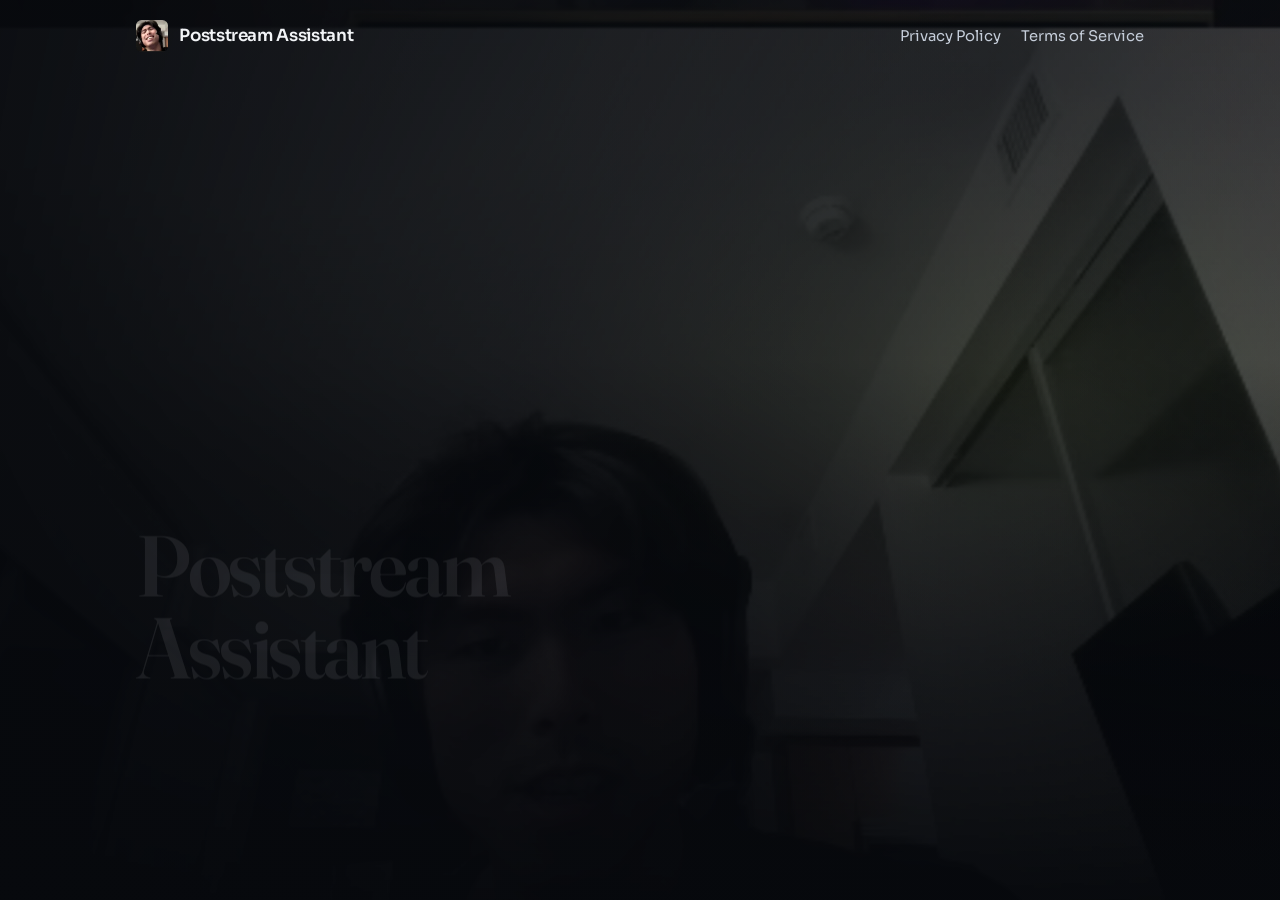
<file: docs/index.html>
<!DOCTYPE html>
<html lang="en">
  <head>
    <meta charset="utf-8" />
    <meta name="viewport" content="width=device-width, initial-scale=1" />
    <title>Poststream Assistant</title>
    <meta http-equiv="refresh" content="0; url=./home/" />
    <link rel="canonical" href="./home/" />
    <link rel="icon" href="./assets/mark.png" type="image/png" />
    <style>
      body {
        margin: 0;
        min-height: 100vh;
        display: grid;
        place-items: center;
        font-family: system-ui, sans-serif;
        background: #07090d;
        color: #f2f4f7;
      }
      a {
        color: #d6ff4b;
      }
    </style>
  </head>
  <body>
    <p><a href="./home/">Continue to Poststream Assistant</a></p>
  </body>
</html>
</file>
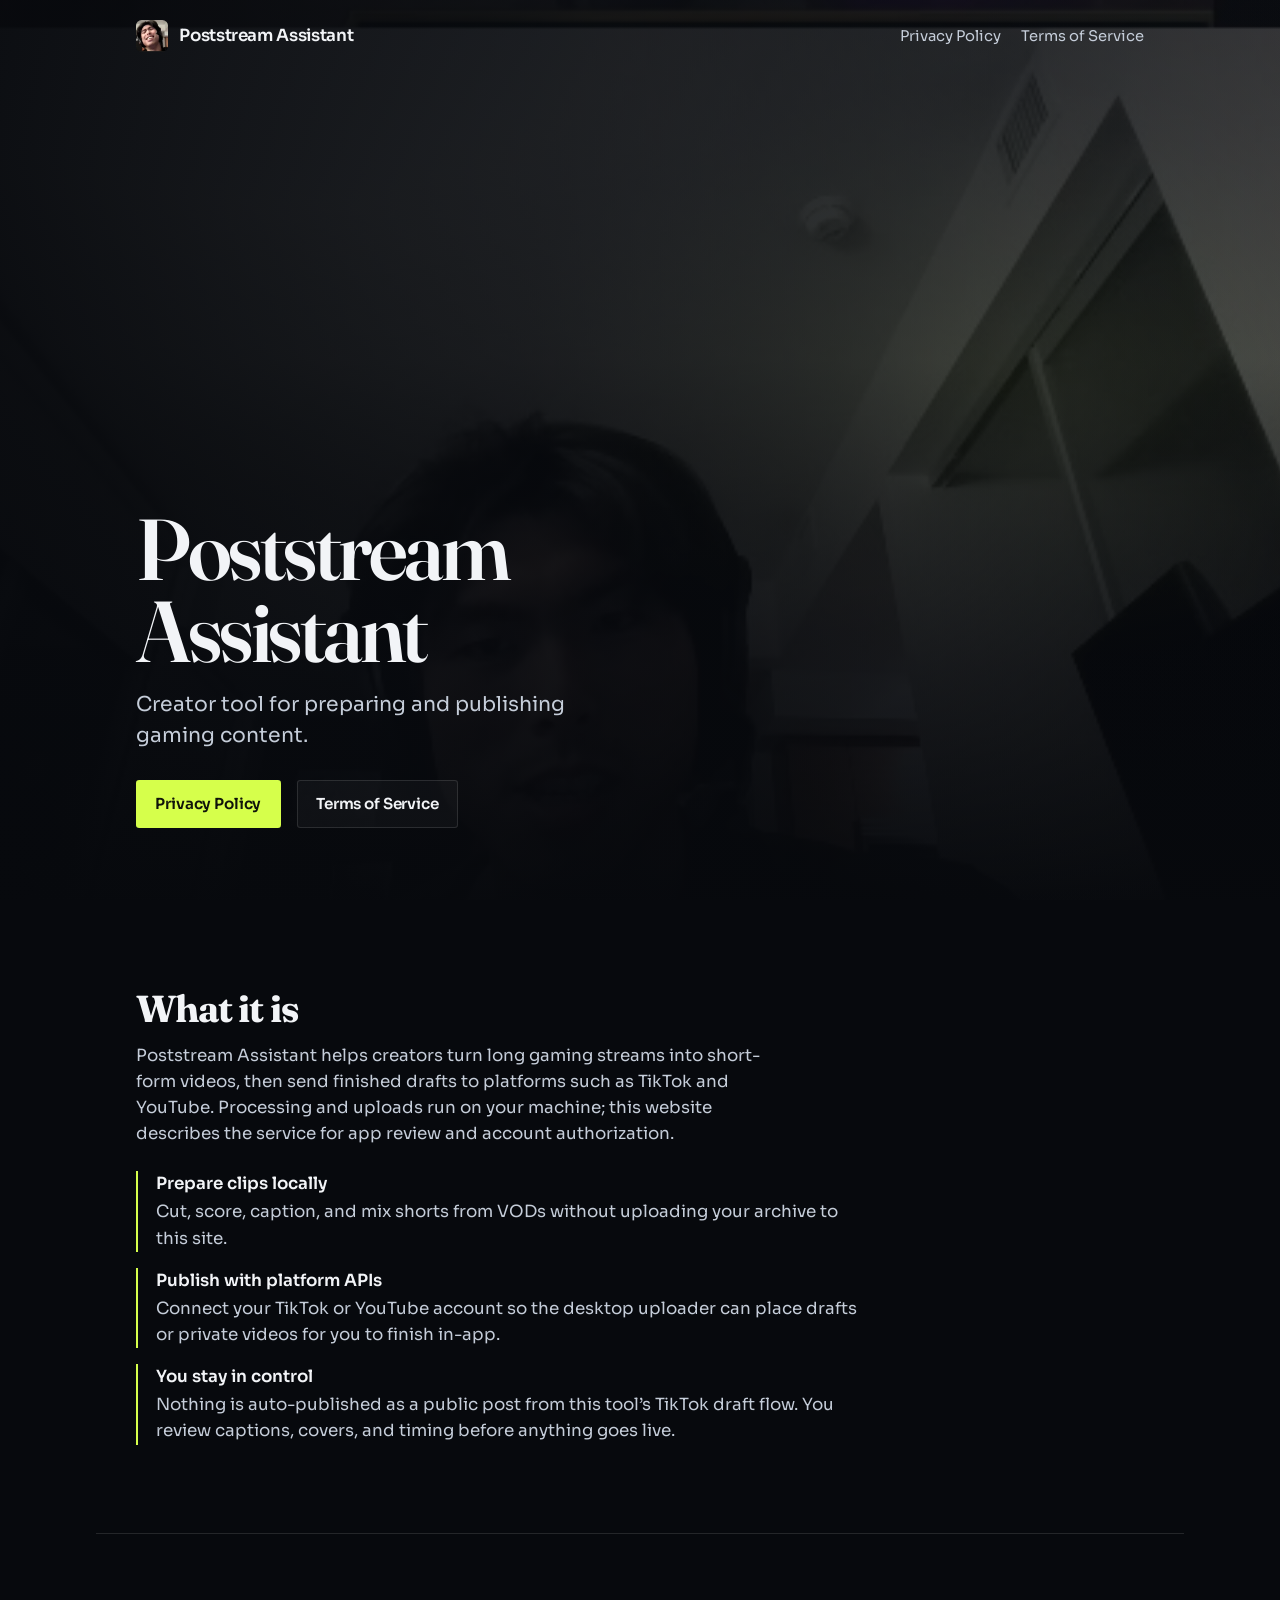
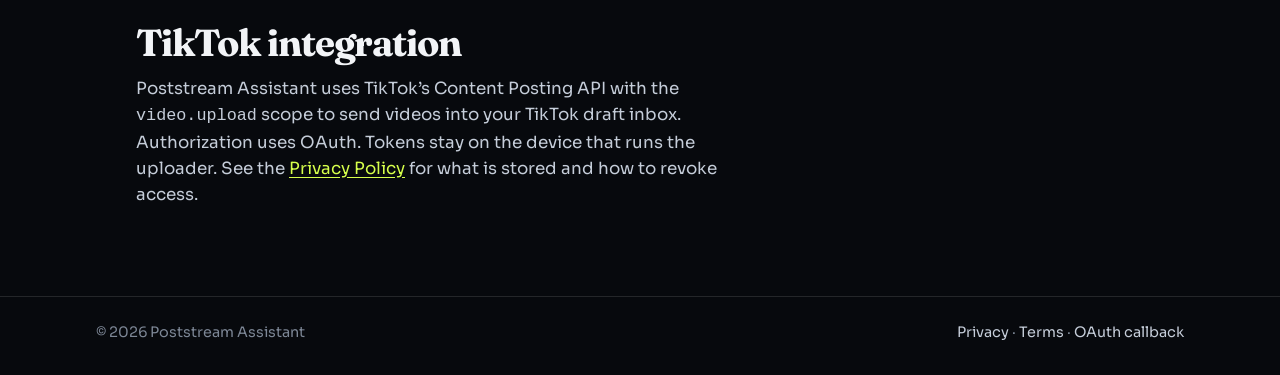
<file: site/index.html>
<!DOCTYPE html>
<html lang="en">
  <head>
    <meta charset="utf-8" />
    <meta name="viewport" content="width=device-width, initial-scale=1" />
    <title>Poststream Assistant</title>
    <meta
      name="description"
      content="Poststream Assistant is a creator tool for preparing and publishing gaming content to TikTok, YouTube, and more."
    />
    <link rel="icon" href="./assets/mark.png" type="image/png" />
    <link rel="preconnect" href="https://fonts.googleapis.com" />
    <link rel="preconnect" href="https://fonts.gstatic.com" crossorigin />
    <link
      href="https://fonts.googleapis.com/css2?family=Fraunces:opsz,wght@9..144,600;9..144,700&family=Sora:wght@400;600&display=swap"
      rel="stylesheet"
    />
    <link rel="stylesheet" href="./styles.css" />
  </head>
  <body>
    <header class="site-header">
      <a class="wordmark" href="./">
        <img src="./assets/mark.png" width="32" height="32" alt="" />
        Poststream Assistant
      </a>
      <nav class="nav-links" aria-label="Legal">
        <a href="./privacy/">Privacy Policy</a>
        <a href="./terms/">Terms of Service</a>
      </nav>
    </header>

    <main>
      <section class="hero" aria-label="Poststream Assistant">
        <div class="hero-media" aria-hidden="true">
          <img src="./assets/hero.jpg" alt="" />
        </div>
        <div class="hero-copy">
          <h1 class="brand">Poststream Assistant</h1>
          <p class="lede">
            Creator tool for preparing and publishing gaming content.
          </p>
          <div class="cta-row">
            <a class="btn btn-primary" href="./privacy/">Privacy Policy</a>
            <a class="btn btn-ghost" href="./terms/">Terms of Service</a>
          </div>
        </div>
      </section>

      <section class="section" id="about">
        <h2>What it is</h2>
        <p>
          Poststream Assistant helps creators turn long gaming streams into short-form
          videos, then send finished drafts to platforms such as TikTok and YouTube.
          Processing and uploads run on your machine; this website describes the
          service for app review and account authorization.
        </p>
        <ul class="feature-list">
          <li>
            <strong>Prepare clips locally</strong>
            Cut, score, caption, and mix shorts from VODs without uploading your archive
            to this site.
          </li>
          <li>
            <strong>Publish with platform APIs</strong>
            Connect your TikTok or YouTube account so the desktop uploader can place
            drafts or private videos for you to finish in-app.
          </li>
          <li>
            <strong>You stay in control</strong>
            Nothing is auto-published as a public post from this tool’s TikTok draft
            flow. You review captions, covers, and timing before anything goes live.
          </li>
        </ul>
      </section>

      <section class="section" id="tiktok">
        <h2>TikTok integration</h2>
        <p>
          Poststream Assistant uses TikTok’s Content Posting API with the
          <code>video.upload</code> scope to send videos into your TikTok draft inbox.
          Authorization uses OAuth. Tokens stay on the device that runs the uploader.
          See the <a href="./privacy/">Privacy Policy</a> for what is stored and how
          to revoke access.
        </p>
      </section>
    </main>

    <footer class="site-footer">
      <div class="site-footer-inner">
        <span>© <span id="y"></span> Poststream Assistant</span>
        <span>
          <a href="./privacy/">Privacy</a>
          ·
          <a href="./terms/">Terms</a>
          ·
          <a href="./callback/">OAuth callback</a>
        </span>
      </div>
    </footer>
    <script>
      document.getElementById("y").textContent = String(new Date().getFullYear());
    </script>
  </body>
</html>
</file>
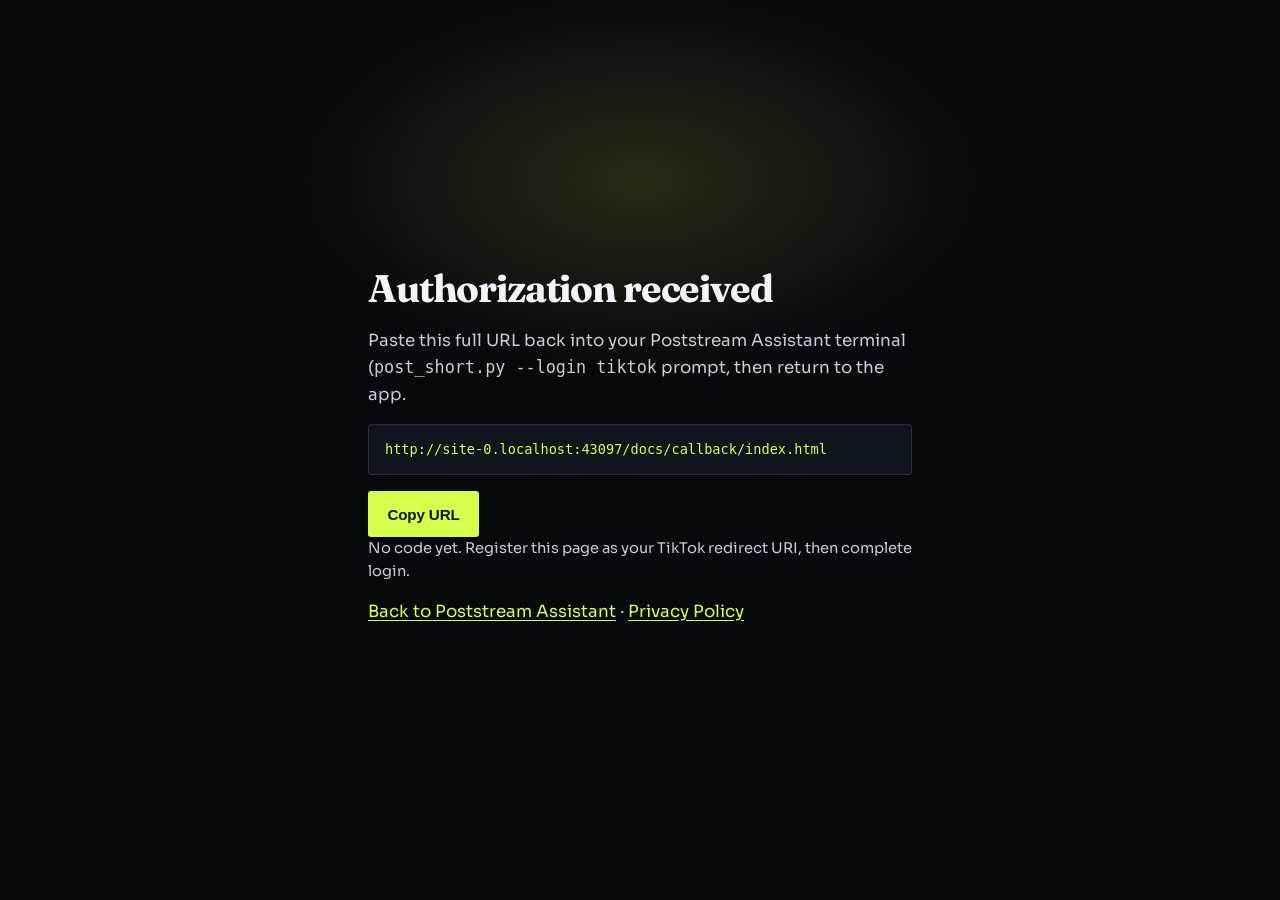
<file: docs/callback/index.html>
<!DOCTYPE html>
<html lang="en">
  <head>
    <meta charset="utf-8" />
    <meta name="viewport" content="width=device-width, initial-scale=1" />
    <title>OAuth callback · Poststream Assistant</title>
    <meta
      name="description"
      content="OAuth redirect landing page for Poststream Assistant desktop login."
    />
    <link rel="icon" href="../assets/mark.png" type="image/png" />
    <link rel="preconnect" href="https://fonts.googleapis.com" />
    <link rel="preconnect" href="https://fonts.gstatic.com" crossorigin />
    <link
      href="https://fonts.googleapis.com/css2?family=Fraunces:opsz,wght@9..144,600;9..144,700&family=Sora:wght@400;600&display=swap"
      rel="stylesheet"
    />
    <link rel="stylesheet" href="../styles.css" />
  </head>
  <body>
    <main class="callback-shell">
      <div class="callback-panel">
        <h1>Authorization received</h1>
        <p>
          Paste this full URL back into your Poststream Assistant terminal
          (<code>post_short.py --login tiktok</code> prompt, then return to the app.
        </p>
        <code class="callback-code" id="redirect-url">Waiting for redirect…</code>
        <button class="btn btn-primary" type="button" id="copy-btn">Copy URL</button>
        <p class="callback-status" id="status" role="status"></p>
        <p>
          <a href="../">Back to Poststream Assistant</a>
          ·
          <a href="../privacy/">Privacy Policy</a>
        </p>
      </div>
    </main>
    <script>
      (function () {
        var urlEl = document.getElementById("redirect-url");
        var statusEl = document.getElementById("status");
        var copyBtn = document.getElementById("copy-btn");
        var href = window.location.href;
        urlEl.textContent = href;

        var params = new URLSearchParams(window.location.search);
        if (params.get("error")) {
          statusEl.textContent =
            params.get("error_description") ||
            params.get("error") ||
            "Authorization was denied.";
        } else if (params.get("code")) {
          statusEl.textContent = "Auth code detected. Copy the URL above into the uploader.";
        } else {
          statusEl.textContent =
            "No code yet. Register this page as your TikTok redirect URI, then complete login.";
        }

        copyBtn.addEventListener("click", function () {
          navigator.clipboard.writeText(href).then(
            function () {
              statusEl.textContent = "Copied.";
            },
            function () {
              statusEl.textContent = "Copy failed — select the URL manually.";
            }
          );
        });
      })();
    </script>
  </body>
</html>
</file>
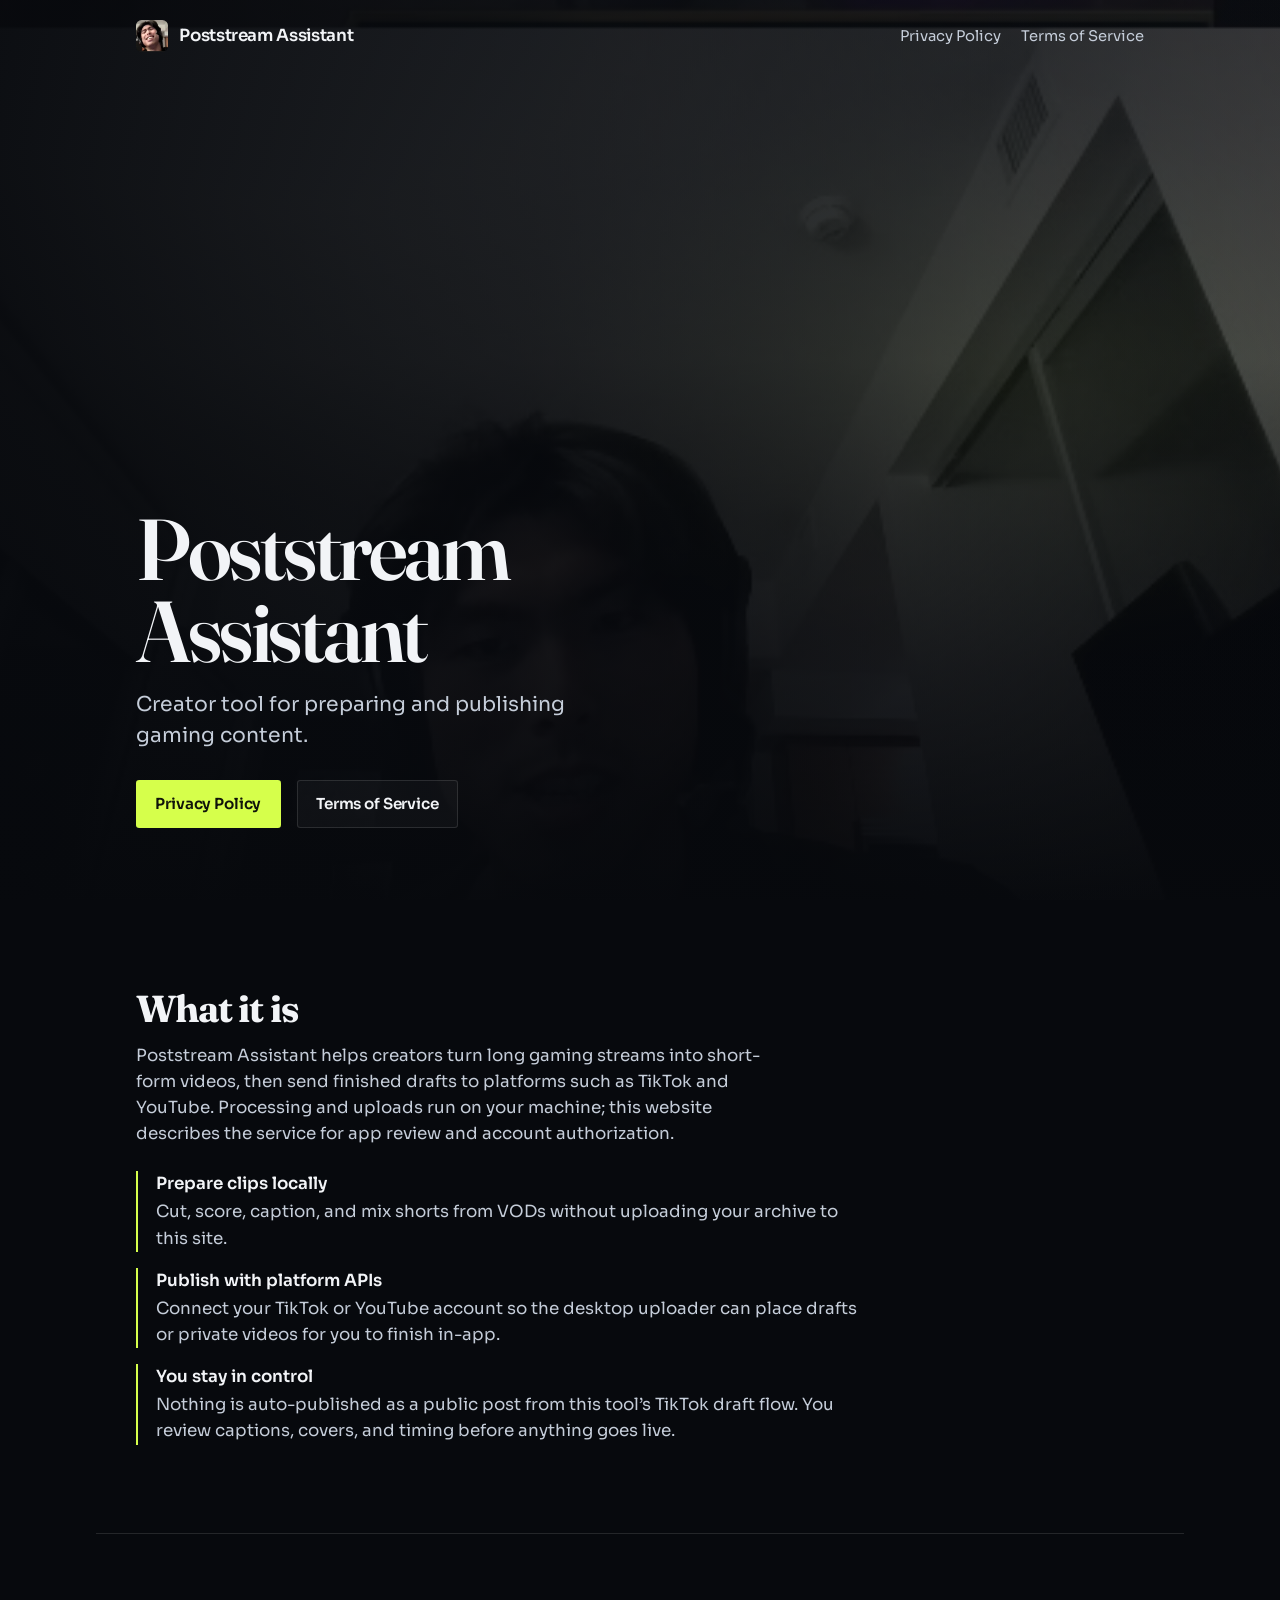
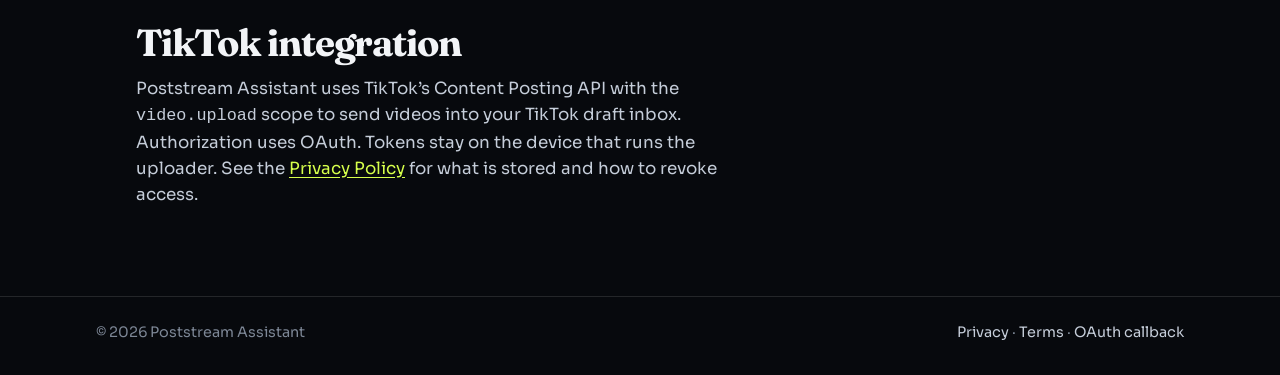
<file: docs/home/index.html>
<!DOCTYPE html>
<html lang="en">
  <head>
    <meta charset="utf-8" />
    <meta name="viewport" content="width=device-width, initial-scale=1" />
    <title>Poststream Assistant</title>
    <meta
      name="description"
      content="Poststream Assistant is a creator tool for preparing and publishing gaming content to TikTok, YouTube, and more."
    />
    <link rel="icon" href="../assets/mark.png" type="image/png" />
    <link rel="preconnect" href="https://fonts.googleapis.com" />
    <link rel="preconnect" href="https://fonts.gstatic.com" crossorigin />
    <link
      href="https://fonts.googleapis.com/css2?family=Fraunces:opsz,wght@9..144,600;9..144,700&family=Sora:wght@400;600&display=swap"
      rel="stylesheet"
    />
    <link rel="stylesheet" href="../styles.css" />
  </head>
  <body>
    <header class="site-header">
      <a class="wordmark" href="./">
        <img src="../assets/mark.png" width="32" height="32" alt="" />
        Poststream Assistant
      </a>
      <nav class="nav-links" aria-label="Legal">
        <a href="../privacy/">Privacy Policy</a>
        <a href="../terms/">Terms of Service</a>
      </nav>
    </header>

    <main>
      <section class="hero" aria-label="Poststream Assistant">
        <div class="hero-media" aria-hidden="true">
          <img src="../assets/hero.jpg" alt="" />
        </div>
        <div class="hero-copy">
          <h1 class="brand">Poststream Assistant</h1>
          <p class="lede">
            Creator tool for preparing and publishing gaming content.
          </p>
          <div class="cta-row">
            <a class="btn btn-primary" href="../privacy/">Privacy Policy</a>
            <a class="btn btn-ghost" href="../terms/">Terms of Service</a>
          </div>
        </div>
      </section>

      <section class="section" id="about">
        <h2>What it is</h2>
        <p>
          Poststream Assistant helps creators turn long gaming streams into short-form
          videos, then send finished drafts to platforms such as TikTok and YouTube.
          Processing and uploads run on your machine; this website describes the
          service for app review and account authorization.
        </p>
        <ul class="feature-list">
          <li>
            <strong>Prepare clips locally</strong>
            Cut, score, caption, and mix shorts from VODs without uploading your archive
            to this site.
          </li>
          <li>
            <strong>Publish with platform APIs</strong>
            Connect your TikTok or YouTube account so the desktop uploader can place
            drafts or private videos for you to finish in-app.
          </li>
          <li>
            <strong>You stay in control</strong>
            Nothing is auto-published as a public post from this tool’s TikTok draft
            flow. You review captions, covers, and timing before anything goes live.
          </li>
        </ul>
      </section>

      <section class="section" id="tiktok">
        <h2>TikTok integration</h2>
        <p>
          Poststream Assistant uses TikTok’s Content Posting API with the
          <code>video.upload</code> scope to send videos into your TikTok draft inbox.
          Authorization uses OAuth. Tokens stay on the device that runs the uploader.
          See the <a href="../privacy/">Privacy Policy</a> for what is stored and how
          to revoke access.
        </p>
      </section>
    </main>

    <footer class="site-footer">
      <div class="site-footer-inner">
        <span>© <span id="y"></span> Poststream Assistant</span>
        <span>
          <a href="../privacy/">Privacy</a>
          ·
          <a href="../terms/">Terms</a>
          ·
          <a href="../callback/">OAuth callback</a>
        </span>
      </div>
    </footer>
    <script>
      document.getElementById("y").textContent = String(new Date().getFullYear());
    </script>
  </body>
</html>
</file>
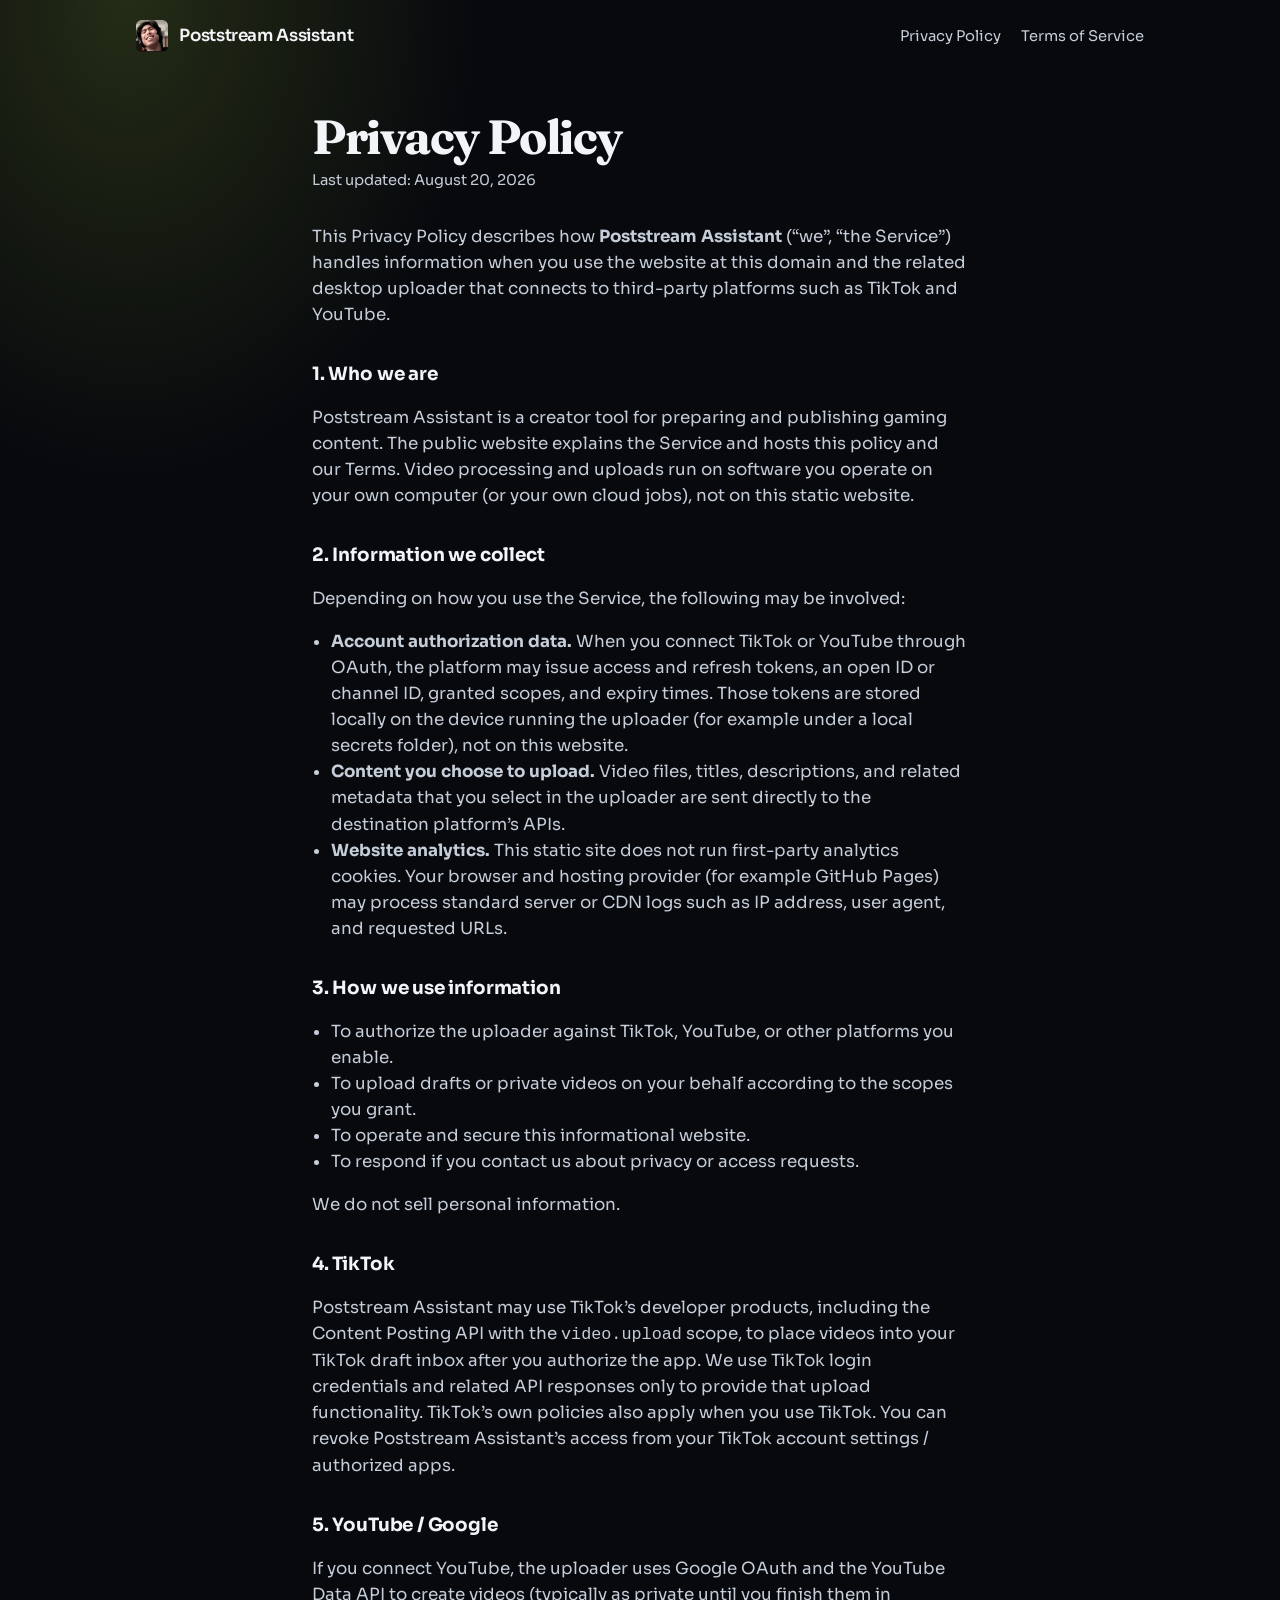
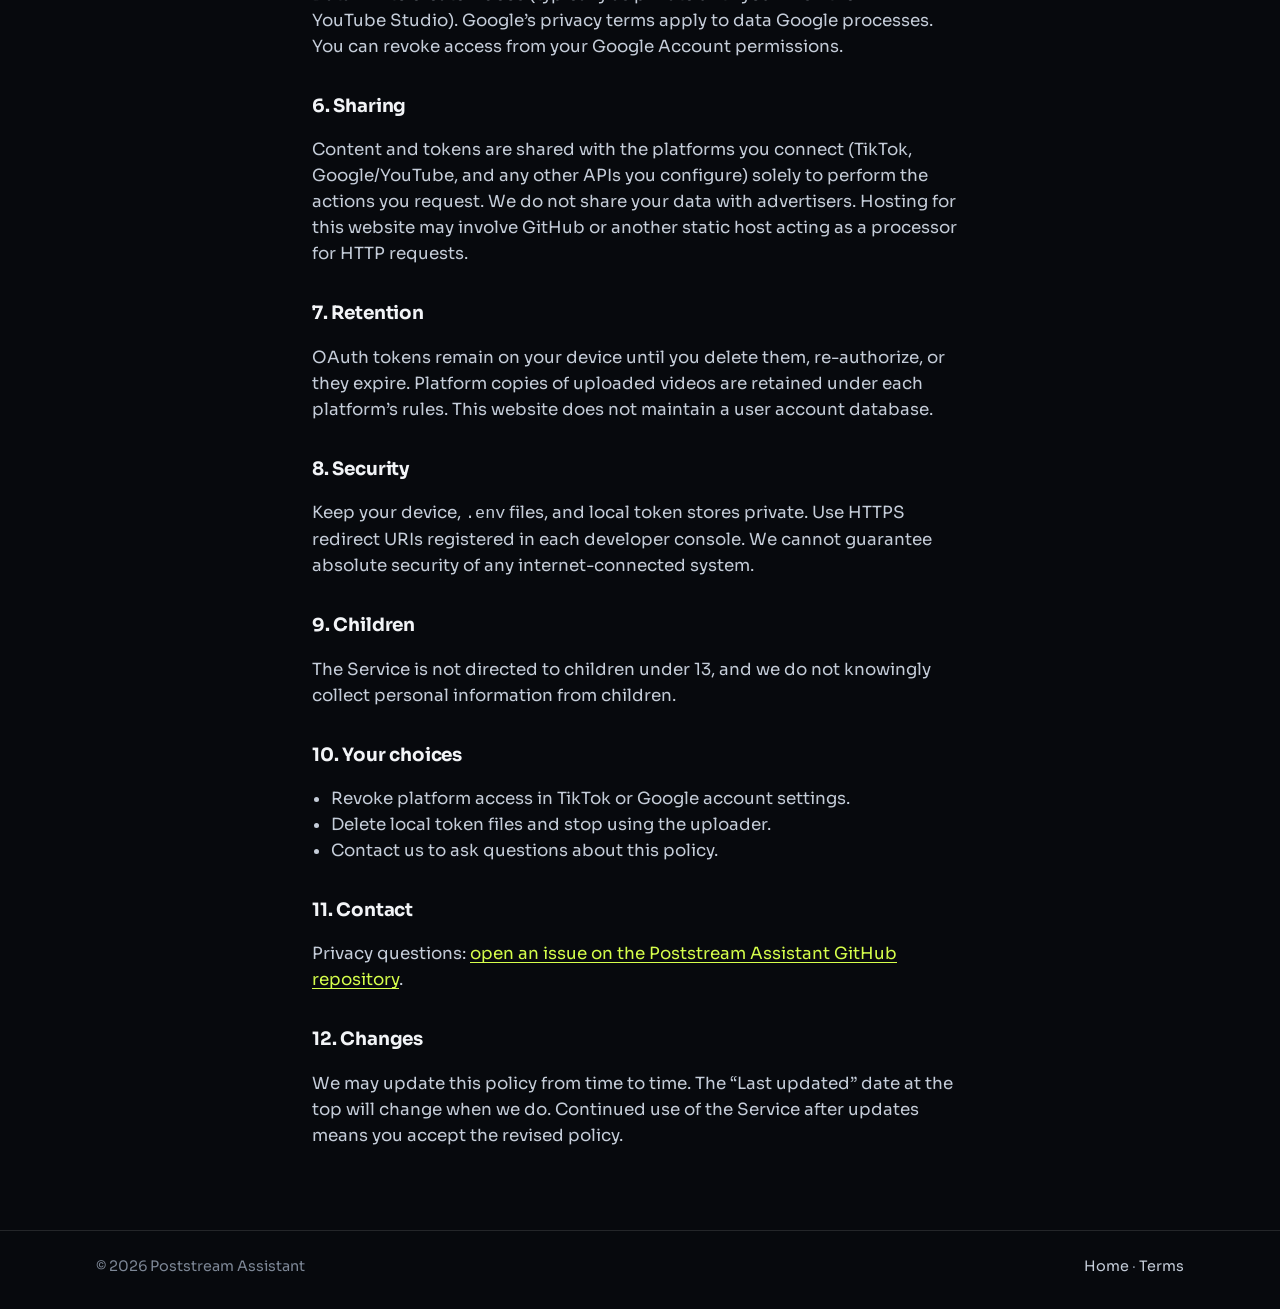
<file: docs/privacy/index.html>
<!DOCTYPE html>
<html lang="en">
  <head>
    <meta charset="utf-8" />
    <meta name="viewport" content="width=device-width, initial-scale=1" />
    <title>Privacy Policy · Poststream Assistant</title>
    <meta
      name="description"
      content="Privacy Policy for Poststream Assistant, including TikTok and YouTube API usage."
    />
    <link rel="icon" href="../assets/mark.png" type="image/png" />
    <link rel="preconnect" href="https://fonts.googleapis.com" />
    <link rel="preconnect" href="https://fonts.gstatic.com" crossorigin />
    <link
      href="https://fonts.googleapis.com/css2?family=Fraunces:opsz,wght@9..144,600;9..144,700&family=Sora:wght@400;600&display=swap"
      rel="stylesheet"
    />
    <link rel="stylesheet" href="../styles.css" />
  </head>
  <body class="legal-page">
    <header class="site-header">
      <a class="wordmark" href="../">
        <img src="../assets/mark.png" width="32" height="32" alt="" />
        Poststream Assistant
      </a>
      <nav class="nav-links" aria-label="Legal">
        <a href="./">Privacy Policy</a>
        <a href="../terms/">Terms of Service</a>
      </nav>
    </header>

    <main class="legal-wrap">
      <h1>Privacy Policy</h1>
      <p class="legal-meta">Last updated: August 20, 2026</p>

      <p>
        This Privacy Policy describes how <strong>Poststream Assistant</strong>
        (“we”, “the Service”) handles information when you use the website at this
        domain and the related desktop uploader that connects to third-party
        platforms such as TikTok and YouTube.
      </p>

      <h2>1. Who we are</h2>
      <p>
        Poststream Assistant is a creator tool for preparing and publishing gaming
        content. The public website explains the Service and hosts this policy and
        our Terms. Video processing and uploads run on software you operate on your
        own computer (or your own cloud jobs), not on this static website.
      </p>

      <h2>2. Information we collect</h2>
      <p>Depending on how you use the Service, the following may be involved:</p>
      <ul>
        <li>
          <strong>Account authorization data.</strong> When you connect TikTok or
          YouTube through OAuth, the platform may issue access and refresh tokens,
          an open ID or channel ID, granted scopes, and expiry times. Those tokens
          are stored locally on the device running the uploader (for example under a
          local secrets folder), not on this website.
        </li>
        <li>
          <strong>Content you choose to upload.</strong> Video files, titles,
          descriptions, and related metadata that you select in the uploader are
          sent directly to the destination platform’s APIs.
        </li>
        <li>
          <strong>Website analytics.</strong> This static site does not run
          first-party analytics cookies. Your browser and hosting provider (for
          example GitHub Pages) may process standard server or CDN logs such as IP
          address, user agent, and requested URLs.
        </li>
      </ul>

      <h2>3. How we use information</h2>
      <ul>
        <li>To authorize the uploader against TikTok, YouTube, or other platforms you enable.</li>
        <li>To upload drafts or private videos on your behalf according to the scopes you grant.</li>
        <li>To operate and secure this informational website.</li>
        <li>To respond if you contact us about privacy or access requests.</li>
      </ul>
      <p>We do not sell personal information.</p>

      <h2>4. TikTok</h2>
      <p>
        Poststream Assistant may use TikTok’s developer products, including the
        Content Posting API with the <code>video.upload</code> scope, to place
        videos into your TikTok draft inbox after you authorize the app. We use
        TikTok login credentials and related API responses only to provide that
        upload functionality. TikTok’s own policies also apply when you use TikTok.
        You can revoke Poststream Assistant’s access from your TikTok account
        settings / authorized apps.
      </p>

      <h2>5. YouTube / Google</h2>
      <p>
        If you connect YouTube, the uploader uses Google OAuth and the YouTube Data
        API to create videos (typically as private until you finish them in YouTube
        Studio). Google’s privacy terms apply to data Google processes. You can
        revoke access from your Google Account permissions.
      </p>

      <h2>6. Sharing</h2>
      <p>
        Content and tokens are shared with the platforms you connect (TikTok,
        Google/YouTube, and any other APIs you configure) solely to perform the
        actions you request. We do not share your data with advertisers. Hosting
        for this website may involve GitHub or another static host acting as a
        processor for HTTP requests.
      </p>

      <h2>7. Retention</h2>
      <p>
        OAuth tokens remain on your device until you delete them, re-authorize, or
        they expire. Platform copies of uploaded videos are retained under each
        platform’s rules. This website does not maintain a user account database.
      </p>

      <h2>8. Security</h2>
      <p>
        Keep your device, <code>.env</code> files, and local token stores private.
        Use HTTPS redirect URIs registered in each developer console. We cannot
        guarantee absolute security of any internet-connected system.
      </p>

      <h2>9. Children</h2>
      <p>
        The Service is not directed to children under 13, and we do not knowingly
        collect personal information from children.
      </p>

      <h2>10. Your choices</h2>
      <ul>
        <li>Revoke platform access in TikTok or Google account settings.</li>
        <li>Delete local token files and stop using the uploader.</li>
        <li>Contact us to ask questions about this policy.</li>
      </ul>

      <h2>11. Contact</h2>
      <p>
        Privacy questions:
        <a href="https://github.com/ambrosekuo/league-content-creation-assistant/issues"
          >open an issue on the Poststream Assistant GitHub repository</a
        >.
      </p>

      <h2>12. Changes</h2>
      <p>
        We may update this policy from time to time. The “Last updated” date at the
        top will change when we do. Continued use of the Service after updates means
        you accept the revised policy.
      </p>
    </main>

    <footer class="site-footer">
      <div class="site-footer-inner">
        <span>© <span id="y"></span> Poststream Assistant</span>
        <span>
          <a href="../">Home</a>
          ·
          <a href="../terms/">Terms</a>
        </span>
      </div>
    </footer>
    <script>
      document.getElementById("y").textContent = String(new Date().getFullYear());
    </script>
  </body>
</html>
</file>
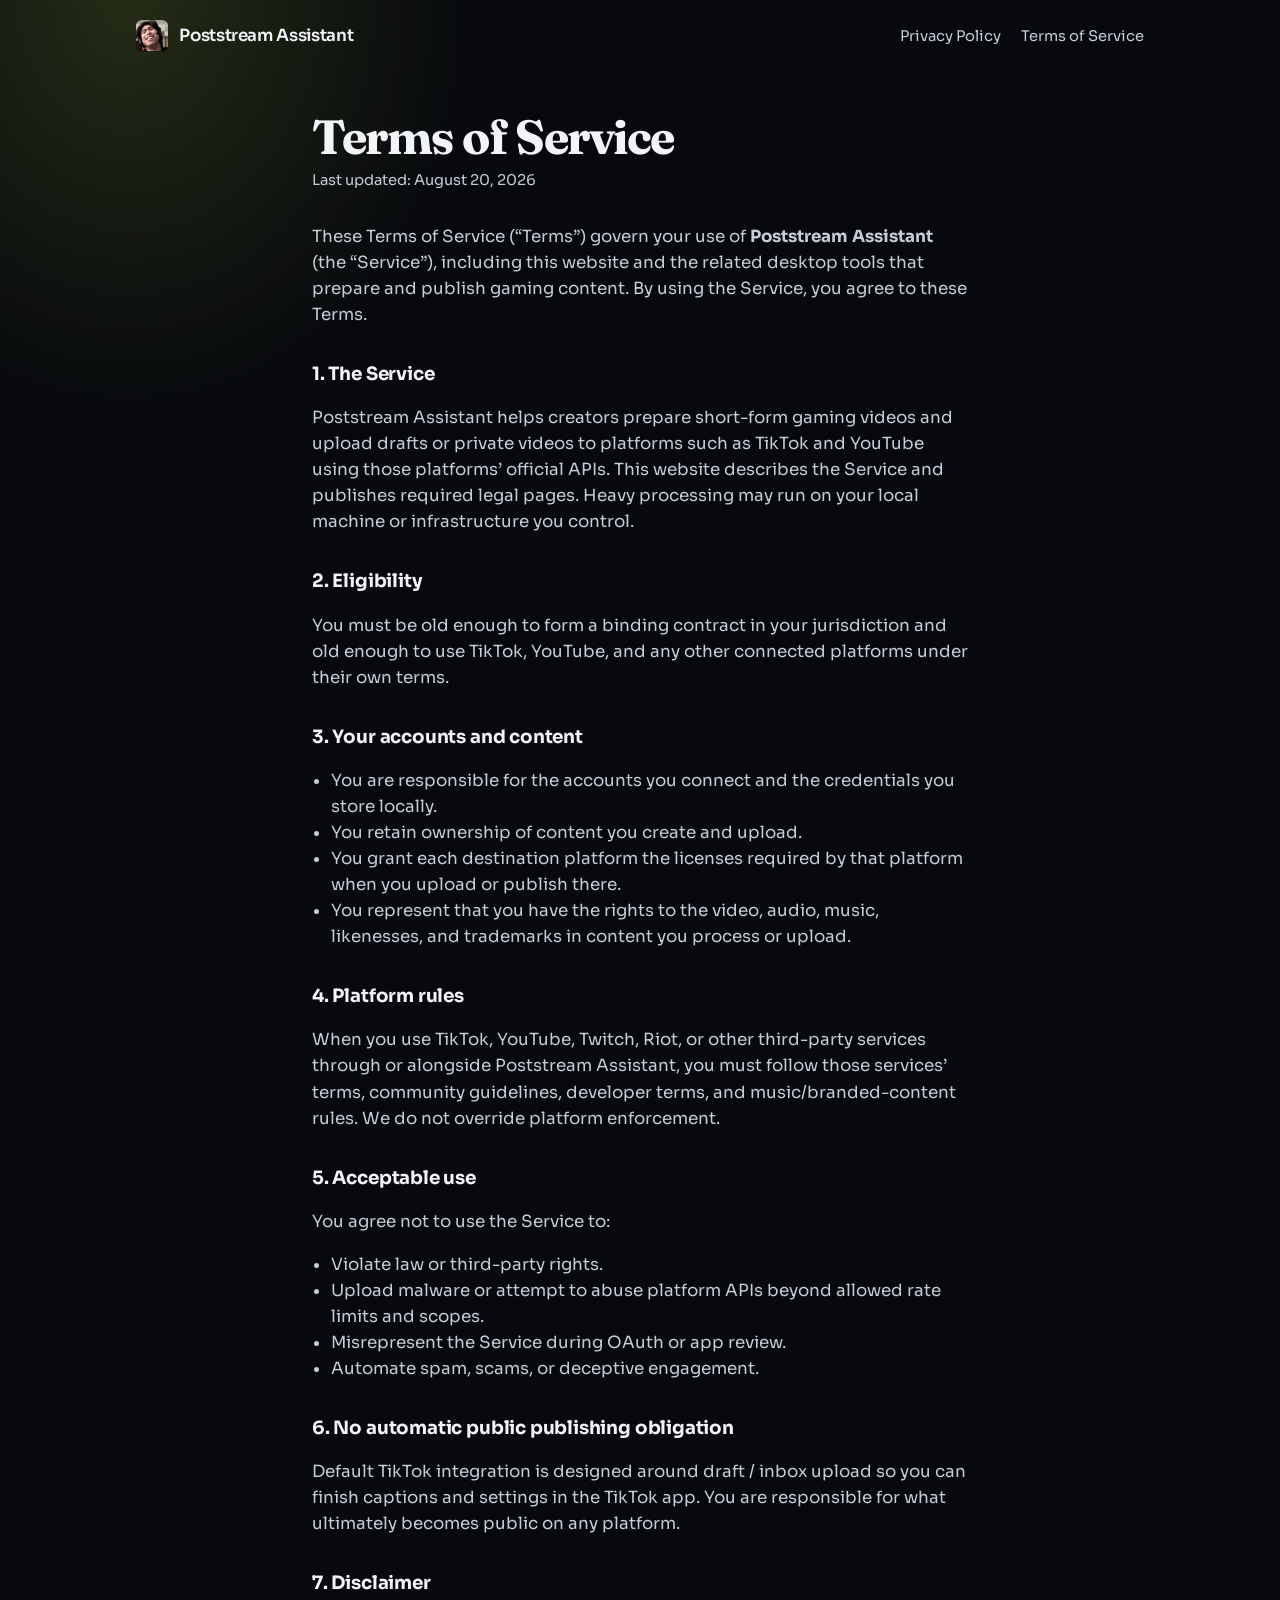
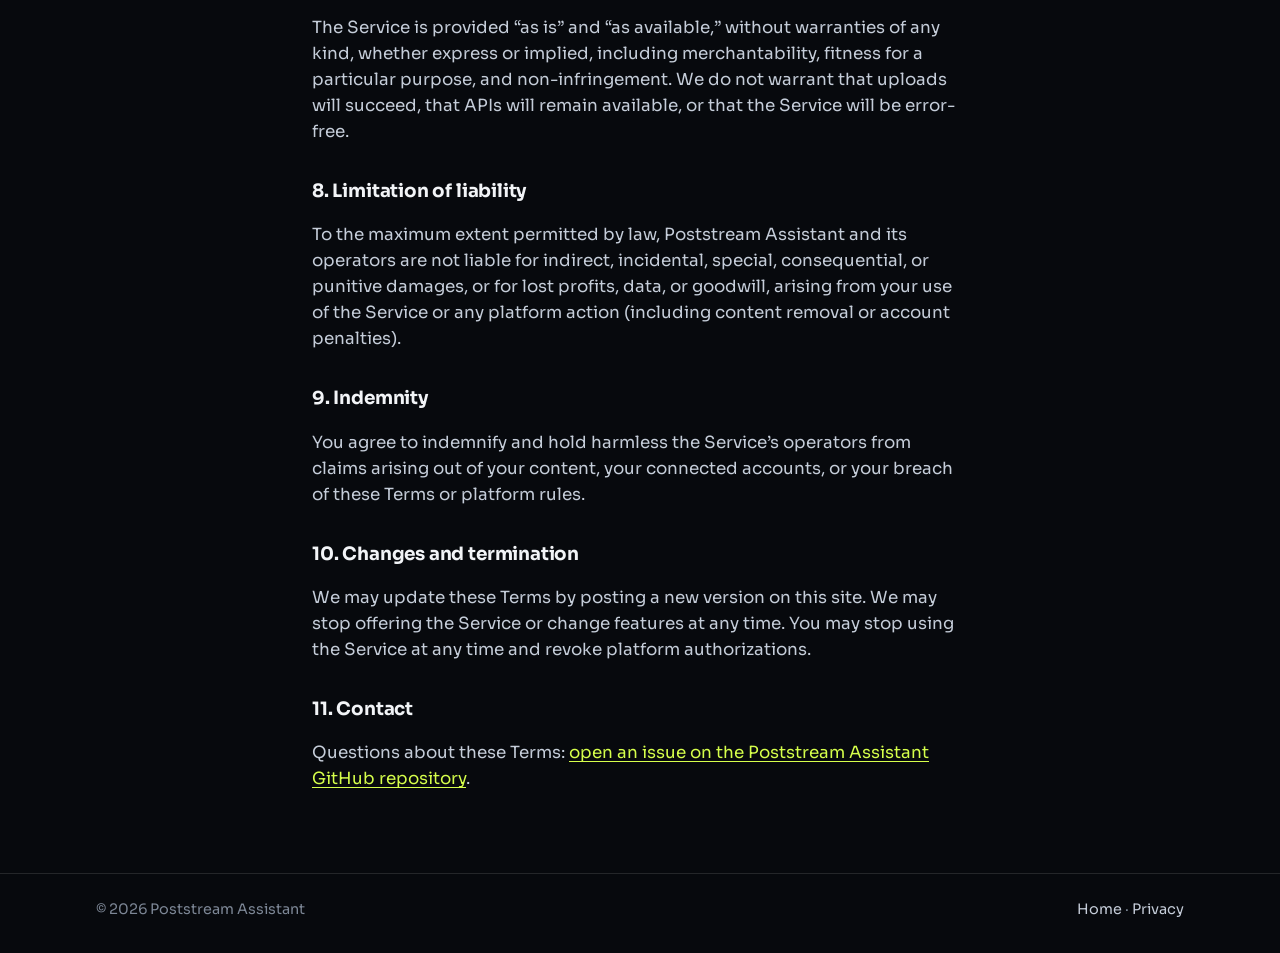
<file: docs/terms/index.html>
<!DOCTYPE html>
<html lang="en">
  <head>
    <meta charset="utf-8" />
    <meta name="viewport" content="width=device-width, initial-scale=1" />
    <title>Terms of Service · Poststream Assistant</title>
    <meta
      name="description"
      content="Terms of Service for Poststream Assistant."
    />
    <link rel="icon" href="../assets/mark.png" type="image/png" />
    <link rel="preconnect" href="https://fonts.googleapis.com" />
    <link rel="preconnect" href="https://fonts.gstatic.com" crossorigin />
    <link
      href="https://fonts.googleapis.com/css2?family=Fraunces:opsz,wght@9..144,600;9..144,700&family=Sora:wght@400;600&display=swap"
      rel="stylesheet"
    />
    <link rel="stylesheet" href="../styles.css" />
  </head>
  <body class="legal-page">
    <header class="site-header">
      <a class="wordmark" href="../">
        <img src="../assets/mark.png" width="32" height="32" alt="" />
        Poststream Assistant
      </a>
      <nav class="nav-links" aria-label="Legal">
        <a href="../privacy/">Privacy Policy</a>
        <a href="./">Terms of Service</a>
      </nav>
    </header>

    <main class="legal-wrap">
      <h1>Terms of Service</h1>
      <p class="legal-meta">Last updated: August 20, 2026</p>

      <p>
        These Terms of Service (“Terms”) govern your use of
        <strong>Poststream Assistant</strong> (the “Service”), including this
        website and the related desktop tools that prepare and publish gaming
        content. By using the Service, you agree to these Terms.
      </p>

      <h2>1. The Service</h2>
      <p>
        Poststream Assistant helps creators prepare short-form gaming videos and
        upload drafts or private videos to platforms such as TikTok and YouTube
        using those platforms’ official APIs. This website describes the Service
        and publishes required legal pages. Heavy processing may run on your local
        machine or infrastructure you control.
      </p>

      <h2>2. Eligibility</h2>
      <p>
        You must be old enough to form a binding contract in your jurisdiction and
        old enough to use TikTok, YouTube, and any other connected platforms under
        their own terms.
      </p>

      <h2>3. Your accounts and content</h2>
      <ul>
        <li>You are responsible for the accounts you connect and the credentials you store locally.</li>
        <li>You retain ownership of content you create and upload.</li>
        <li>
          You grant each destination platform the licenses required by that
          platform when you upload or publish there.
        </li>
        <li>
          You represent that you have the rights to the video, audio, music,
          likenesses, and trademarks in content you process or upload.
        </li>
      </ul>

      <h2>4. Platform rules</h2>
      <p>
        When you use TikTok, YouTube, Twitch, Riot, or other third-party services
        through or alongside Poststream Assistant, you must follow those services’
        terms, community guidelines, developer terms, and music/branded-content
        rules. We do not override platform enforcement.
      </p>

      <h2>5. Acceptable use</h2>
      <p>You agree not to use the Service to:</p>
      <ul>
        <li>Violate law or third-party rights.</li>
        <li>Upload malware or attempt to abuse platform APIs beyond allowed rate limits and scopes.</li>
        <li>Misrepresent the Service during OAuth or app review.</li>
        <li>Automate spam, scams, or deceptive engagement.</li>
      </ul>

      <h2>6. No automatic public publishing obligation</h2>
      <p>
        Default TikTok integration is designed around draft / inbox upload so you
        can finish captions and settings in the TikTok app. You are responsible for
        what ultimately becomes public on any platform.
      </p>

      <h2>7. Disclaimer</h2>
      <p>
        The Service is provided “as is” and “as available,” without warranties of
        any kind, whether express or implied, including merchantability, fitness
        for a particular purpose, and non-infringement. We do not warrant that
        uploads will succeed, that APIs will remain available, or that the Service
        will be error-free.
      </p>

      <h2>8. Limitation of liability</h2>
      <p>
        To the maximum extent permitted by law, Poststream Assistant and its
        operators are not liable for indirect, incidental, special, consequential,
        or punitive damages, or for lost profits, data, or goodwill, arising from
        your use of the Service or any platform action (including content removal
        or account penalties).
      </p>

      <h2>9. Indemnity</h2>
      <p>
        You agree to indemnify and hold harmless the Service’s operators from
        claims arising out of your content, your connected accounts, or your
        breach of these Terms or platform rules.
      </p>

      <h2>10. Changes and termination</h2>
      <p>
        We may update these Terms by posting a new version on this site. We may
        stop offering the Service or change features at any time. You may stop
        using the Service at any time and revoke platform authorizations.
      </p>

      <h2>11. Contact</h2>
      <p>
        Questions about these Terms:
        <a href="https://github.com/ambrosekuo/league-content-creation-assistant/issues"
          >open an issue on the Poststream Assistant GitHub repository</a
        >.
      </p>
    </main>

    <footer class="site-footer">
      <div class="site-footer-inner">
        <span>© <span id="y"></span> Poststream Assistant</span>
        <span>
          <a href="../">Home</a>
          ·
          <a href="../privacy/">Privacy</a>
        </span>
      </div>
    </footer>
    <script>
      document.getElementById("y").textContent = String(new Date().getFullYear());
    </script>
  </body>
</html>
</file>
<file: site/styles.css>
:root {
  --ink: #07090d;
  --ink-2: #10141c;
  --fog: #c5cdd9;
  --mute: #7d8796;
  --paper: #f2f4f7;
  --lime: #d6ff4b;
  --lime-dim: rgba(214, 255, 75, 0.14);
  --line: rgba(242, 244, 247, 0.12);
  --max: 68rem;
  --serif: "Fraunces", "Times New Roman", serif;
  --sans: "Sora", system-ui, sans-serif;
}

*,
*::before,
*::after {
  box-sizing: border-box;
}

html {
  scroll-behavior: smooth;
}

body {
  margin: 0;
  min-height: 100vh;
  color: var(--paper);
  background: var(--ink);
  font-family: var(--sans);
  font-size: 1.05rem;
  line-height: 1.55;
  -webkit-font-smoothing: antialiased;
  text-rendering: optimizeLegibility;
}

a {
  color: var(--lime);
  text-underline-offset: 0.18em;
}

a:hover {
  color: #eaff9a;
}

img {
  max-width: 100%;
  display: block;
}

.site-header {
  position: absolute;
  inset: 0 0 auto;
  z-index: 3;
  display: flex;
  align-items: center;
  justify-content: space-between;
  gap: 1rem;
  padding: 1.25rem clamp(1.25rem, 4vw, 2.5rem);
  max-width: var(--max);
  margin: 0 auto;
  width: 100%;
}

.wordmark {
  display: inline-flex;
  align-items: center;
  gap: 0.7rem;
  color: var(--paper);
  text-decoration: none;
  font-weight: 600;
  letter-spacing: -0.02em;
}

.wordmark img {
  width: 2rem;
  height: 2rem;
  border-radius: 0.35rem;
}

.nav-links {
  display: flex;
  gap: 1.25rem;
  font-size: 0.92rem;
}

.nav-links a {
  color: var(--fog);
  text-decoration: none;
}

.nav-links a:hover {
  color: var(--lime);
}

.hero {
  position: relative;
  min-height: 100vh;
  min-height: 100dvh;
  display: grid;
  align-items: end;
  overflow: hidden;
  isolation: isolate;
}

.hero-media {
  position: absolute;
  inset: 0;
  z-index: -2;
  background:
    radial-gradient(ellipse 70% 60% at 78% 42%, rgba(214, 255, 75, 0.18), transparent 55%),
    radial-gradient(ellipse 50% 45% at 18% 80%, rgba(70, 120, 255, 0.12), transparent 60%),
    linear-gradient(180deg, #0b1018 0%, #07090d 100%);
}

.hero-media img {
  position: absolute;
  inset: 0;
  width: 100%;
  height: 100%;
  object-fit: cover;
  object-position: 72% 30%;
  opacity: 0.42;
  filter: saturate(0.85) contrast(1.05);
  transform: scale(1.04);
  animation: drift 18s ease-in-out infinite alternate;
}

.hero-media::after {
  content: "";
  position: absolute;
  inset: 0;
  background:
    linear-gradient(90deg, rgba(7, 9, 13, 0.92) 0%, rgba(7, 9, 13, 0.72) 42%, rgba(7, 9, 13, 0.35) 100%),
    linear-gradient(180deg, rgba(7, 9, 13, 0.35) 0%, rgba(7, 9, 13, 0.15) 40%, rgba(7, 9, 13, 0.95) 100%);
}

.hero-copy {
  width: min(100%, var(--max));
  margin: 0 auto;
  padding: clamp(7rem, 18vh, 10rem) clamp(1.25rem, 4vw, 2.5rem) clamp(3rem, 8vh, 5rem);
}

.brand {
  margin: 0 0 1rem;
  font-family: var(--serif);
  font-size: clamp(2.8rem, 8vw, 5.4rem);
  font-weight: 600;
  line-height: 0.95;
  letter-spacing: -0.04em;
  max-width: 12ch;
  animation: rise 0.9s ease both;
}

.lede {
  margin: 0 0 1.75rem;
  max-width: 34ch;
  color: var(--fog);
  font-size: clamp(1.05rem, 2.2vw, 1.28rem);
  animation: rise 0.9s ease 0.12s both;
}

.cta-row {
  display: flex;
  flex-wrap: wrap;
  gap: 0.85rem 1rem;
  animation: rise 0.9s ease 0.22s both;
}

.btn {
  display: inline-flex;
  align-items: center;
  justify-content: center;
  min-height: 2.85rem;
  padding: 0.7rem 1.15rem;
  border-radius: 0.2rem;
  border: 1px solid transparent;
  text-decoration: none;
  font-weight: 600;
  font-size: 0.95rem;
  letter-spacing: -0.01em;
  transition: transform 160ms ease, background 160ms ease, border-color 160ms ease;
}

.btn:hover {
  transform: translateY(-1px);
}

.btn-primary {
  background: var(--lime);
  color: #10140a;
}

.btn-primary:hover {
  background: #eaff9a;
  color: #10140a;
}

.btn-ghost {
  border-color: var(--line);
  color: var(--paper);
  background: rgba(255, 255, 255, 0.03);
}

.btn-ghost:hover {
  border-color: rgba(214, 255, 75, 0.45);
  color: var(--lime);
}

.section {
  width: min(100%, var(--max));
  margin: 0 auto;
  padding: clamp(3.5rem, 8vw, 5.5rem) clamp(1.25rem, 4vw, 2.5rem);
}

.section h2 {
  margin: 0 0 0.85rem;
  font-family: var(--serif);
  font-size: clamp(1.7rem, 3.5vw, 2.35rem);
  letter-spacing: -0.03em;
  line-height: 1.1;
}

.section p {
  margin: 0;
  max-width: 52ch;
  color: var(--fog);
}

.section + .section {
  border-top: 1px solid var(--line);
}

.feature-list {
  margin: 1.5rem 0 0;
  padding: 0;
  list-style: none;
  display: grid;
  gap: 1rem;
  max-width: 46rem;
}

.feature-list li {
  padding-left: 1.1rem;
  border-left: 2px solid var(--lime);
  color: var(--fog);
}

.feature-list strong {
  display: block;
  color: var(--paper);
  margin-bottom: 0.15rem;
  font-weight: 600;
}

.legal-page {
  background:
    radial-gradient(ellipse 50% 30% at 10% 0%, var(--lime-dim), transparent 55%),
    var(--ink);
}

.legal-wrap {
  width: min(100%, 46rem);
  margin: 0 auto;
  padding: 7rem clamp(1.25rem, 4vw, 2.5rem) 4rem;
}

.legal-wrap h1 {
  margin: 0 0 0.4rem;
  font-family: var(--serif);
  font-size: clamp(2rem, 5vw, 3rem);
  letter-spacing: -0.03em;
  line-height: 1.05;
}

.legal-meta {
  margin: 0 0 2rem;
  color: var(--mute);
  font-size: 0.92rem;
}

.legal-wrap h2 {
  margin: 2rem 0 0.6rem;
  font-size: 1.15rem;
  letter-spacing: -0.01em;
}

.legal-wrap p,
.legal-wrap li {
  color: var(--fog);
}

.legal-wrap ul {
  padding-left: 1.2rem;
}

.site-footer {
  border-top: 1px solid var(--line);
  padding: 1.5rem clamp(1.25rem, 4vw, 2.5rem) 2rem;
}

.site-footer-inner {
  width: min(100%, var(--max));
  margin: 0 auto;
  display: flex;
  flex-wrap: wrap;
  gap: 0.75rem 1.5rem;
  justify-content: space-between;
  color: var(--mute);
  font-size: 0.9rem;
}

.site-footer a {
  color: var(--fog);
  text-decoration: none;
}

.site-footer a:hover {
  color: var(--lime);
}

.callback-shell {
  min-height: 100vh;
  display: grid;
  place-items: center;
  padding: 2rem 1.25rem;
  background:
    radial-gradient(ellipse 45% 35% at 50% 20%, var(--lime-dim), transparent 60%),
    var(--ink);
}

.callback-panel {
  width: min(100%, 34rem);
}

.callback-panel h1 {
  margin: 0 0 0.6rem;
  font-family: var(--serif);
  font-size: clamp(1.8rem, 4vw, 2.4rem);
  letter-spacing: -0.03em;
}

.callback-panel p {
  color: var(--fog);
  margin: 0 0 1rem;
}

.callback-code {
  display: block;
  width: 100%;
  margin: 0 0 1rem;
  padding: 0.9rem 1rem;
  border: 1px solid var(--line);
  border-radius: 0.25rem;
  background: var(--ink-2);
  color: var(--lime);
  font-family: ui-monospace, SFMono-Regular, Menlo, monospace;
  font-size: 0.85rem;
  word-break: break-all;
  white-space: pre-wrap;
}

.callback-status {
  min-height: 1.4rem;
  color: var(--mute);
  font-size: 0.92rem;
}

@keyframes rise {
  from {
    opacity: 0;
    transform: translateY(18px);
  }
  to {
    opacity: 1;
    transform: translateY(0);
  }
}

@keyframes drift {
  from {
    transform: scale(1.04) translate3d(0, 0, 0);
  }
  to {
    transform: scale(1.08) translate3d(-1.5%, 1%, 0);
  }
}

@media (prefers-reduced-motion: reduce) {
  *,
  *::before,
  *::after {
    animation: none !important;
    transition: none !important;
  }
}

@media (max-width: 640px) {
  .nav-links {
    gap: 0.85rem;
  }

  .hero-media img {
    object-position: 80% 25%;
    opacity: 0.34;
  }
}
</file>
<file: docs/styles.css>
:root {
  --ink: #07090d;
  --ink-2: #10141c;
  --fog: #c5cdd9;
  --mute: #7d8796;
  --paper: #f2f4f7;
  --lime: #d6ff4b;
  --lime-dim: rgba(214, 255, 75, 0.14);
  --line: rgba(242, 244, 247, 0.12);
  --max: 68rem;
  --serif: "Fraunces", "Times New Roman", serif;
  --sans: "Sora", system-ui, sans-serif;
}

*,
*::before,
*::after {
  box-sizing: border-box;
}

html {
  scroll-behavior: smooth;
}

body {
  margin: 0;
  min-height: 100vh;
  color: var(--paper);
  background: var(--ink);
  font-family: var(--sans);
  font-size: 1.05rem;
  line-height: 1.55;
  -webkit-font-smoothing: antialiased;
  text-rendering: optimizeLegibility;
}

a {
  color: var(--lime);
  text-underline-offset: 0.18em;
}

a:hover {
  color: #eaff9a;
}

img {
  max-width: 100%;
  display: block;
}

.site-header {
  position: absolute;
  inset: 0 0 auto;
  z-index: 3;
  display: flex;
  align-items: center;
  justify-content: space-between;
  gap: 1rem;
  padding: 1.25rem clamp(1.25rem, 4vw, 2.5rem);
  max-width: var(--max);
  margin: 0 auto;
  width: 100%;
}

.wordmark {
  display: inline-flex;
  align-items: center;
  gap: 0.7rem;
  color: var(--paper);
  text-decoration: none;
  font-weight: 600;
  letter-spacing: -0.02em;
}

.wordmark img {
  width: 2rem;
  height: 2rem;
  border-radius: 0.35rem;
}

.nav-links {
  display: flex;
  gap: 1.25rem;
  font-size: 0.92rem;
}

.nav-links a {
  color: var(--fog);
  text-decoration: none;
}

.nav-links a:hover {
  color: var(--lime);
}

.hero {
  position: relative;
  min-height: 100vh;
  min-height: 100dvh;
  display: grid;
  align-items: end;
  overflow: hidden;
  isolation: isolate;
}

.hero-media {
  position: absolute;
  inset: 0;
  z-index: -2;
  background:
    radial-gradient(ellipse 70% 60% at 78% 42%, rgba(214, 255, 75, 0.18), transparent 55%),
    radial-gradient(ellipse 50% 45% at 18% 80%, rgba(70, 120, 255, 0.12), transparent 60%),
    linear-gradient(180deg, #0b1018 0%, #07090d 100%);
}

.hero-media img {
  position: absolute;
  inset: 0;
  width: 100%;
  height: 100%;
  object-fit: cover;
  object-position: 72% 30%;
  opacity: 0.42;
  filter: saturate(0.85) contrast(1.05);
  transform: scale(1.04);
  animation: drift 18s ease-in-out infinite alternate;
}

.hero-media::after {
  content: "";
  position: absolute;
  inset: 0;
  background:
    linear-gradient(90deg, rgba(7, 9, 13, 0.92) 0%, rgba(7, 9, 13, 0.72) 42%, rgba(7, 9, 13, 0.35) 100%),
    linear-gradient(180deg, rgba(7, 9, 13, 0.35) 0%, rgba(7, 9, 13, 0.15) 40%, rgba(7, 9, 13, 0.95) 100%);
}

.hero-copy {
  width: min(100%, var(--max));
  margin: 0 auto;
  padding: clamp(7rem, 18vh, 10rem) clamp(1.25rem, 4vw, 2.5rem) clamp(3rem, 8vh, 5rem);
}

.brand {
  margin: 0 0 1rem;
  font-family: var(--serif);
  font-size: clamp(2.8rem, 8vw, 5.4rem);
  font-weight: 600;
  line-height: 0.95;
  letter-spacing: -0.04em;
  max-width: 12ch;
  animation: rise 0.9s ease both;
}

.lede {
  margin: 0 0 1.75rem;
  max-width: 34ch;
  color: var(--fog);
  font-size: clamp(1.05rem, 2.2vw, 1.28rem);
  animation: rise 0.9s ease 0.12s both;
}

.cta-row {
  display: flex;
  flex-wrap: wrap;
  gap: 0.85rem 1rem;
  animation: rise 0.9s ease 0.22s both;
}

.btn {
  display: inline-flex;
  align-items: center;
  justify-content: center;
  min-height: 2.85rem;
  padding: 0.7rem 1.15rem;
  border-radius: 0.2rem;
  border: 1px solid transparent;
  text-decoration: none;
  font-weight: 600;
  font-size: 0.95rem;
  letter-spacing: -0.01em;
  transition: transform 160ms ease, background 160ms ease, border-color 160ms ease;
}

.btn:hover {
  transform: translateY(-1px);
}

.btn-primary {
  background: var(--lime);
  color: #10140a;
}

.btn-primary:hover {
  background: #eaff9a;
  color: #10140a;
}

.btn-ghost {
  border-color: var(--line);
  color: var(--paper);
  background: rgba(255, 255, 255, 0.03);
}

.btn-ghost:hover {
  border-color: rgba(214, 255, 75, 0.45);
  color: var(--lime);
}

.section {
  width: min(100%, var(--max));
  margin: 0 auto;
  padding: clamp(3.5rem, 8vw, 5.5rem) clamp(1.25rem, 4vw, 2.5rem);
}

.section h2 {
  margin: 0 0 0.85rem;
  font-family: var(--serif);
  font-size: clamp(1.7rem, 3.5vw, 2.35rem);
  letter-spacing: -0.03em;
  line-height: 1.1;
}

.section p {
  margin: 0;
  max-width: 52ch;
  color: var(--fog);
}

.section + .section {
  border-top: 1px solid var(--line);
}

.feature-list {
  margin: 1.5rem 0 0;
  padding: 0;
  list-style: none;
  display: grid;
  gap: 1rem;
  max-width: 46rem;
}

.feature-list li {
  padding-left: 1.1rem;
  border-left: 2px solid var(--lime);
  color: var(--fog);
}

.feature-list strong {
  display: block;
  color: var(--paper);
  margin-bottom: 0.15rem;
  font-weight: 600;
}

.legal-page {
  background:
    radial-gradient(ellipse 50% 30% at 10% 0%, var(--lime-dim), transparent 55%),
    var(--ink);
}

.legal-wrap {
  width: min(100%, 46rem);
  margin: 0 auto;
  padding: 7rem clamp(1.25rem, 4vw, 2.5rem) 4rem;
}

.legal-wrap h1 {
  margin: 0 0 0.4rem;
  font-family: var(--serif);
  font-size: clamp(2rem, 5vw, 3rem);
  letter-spacing: -0.03em;
  line-height: 1.05;
}

.legal-meta {
  margin: 0 0 2rem;
  color: var(--mute);
  font-size: 0.92rem;
}

.legal-wrap h2 {
  margin: 2rem 0 0.6rem;
  font-size: 1.15rem;
  letter-spacing: -0.01em;
}

.legal-wrap p,
.legal-wrap li {
  color: var(--fog);
}

.legal-wrap ul {
  padding-left: 1.2rem;
}

.site-footer {
  border-top: 1px solid var(--line);
  padding: 1.5rem clamp(1.25rem, 4vw, 2.5rem) 2rem;
}

.site-footer-inner {
  width: min(100%, var(--max));
  margin: 0 auto;
  display: flex;
  flex-wrap: wrap;
  gap: 0.75rem 1.5rem;
  justify-content: space-between;
  color: var(--mute);
  font-size: 0.9rem;
}

.site-footer a {
  color: var(--fog);
  text-decoration: none;
}

.site-footer a:hover {
  color: var(--lime);
}

.callback-shell {
  min-height: 100vh;
  display: grid;
  place-items: center;
  padding: 2rem 1.25rem;
  background:
    radial-gradient(ellipse 45% 35% at 50% 20%, var(--lime-dim), transparent 60%),
    var(--ink);
}

.callback-panel {
  width: min(100%, 34rem);
}

.callback-panel h1 {
  margin: 0 0 0.6rem;
  font-family: var(--serif);
  font-size: clamp(1.8rem, 4vw, 2.4rem);
  letter-spacing: -0.03em;
}

.callback-panel p {
  color: var(--fog);
  margin: 0 0 1rem;
}

.callback-code {
  display: block;
  width: 100%;
  margin: 0 0 1rem;
  padding: 0.9rem 1rem;
  border: 1px solid var(--line);
  border-radius: 0.25rem;
  background: var(--ink-2);
  color: var(--lime);
  font-family: ui-monospace, SFMono-Regular, Menlo, monospace;
  font-size: 0.85rem;
  word-break: break-all;
  white-space: pre-wrap;
}

.callback-status {
  min-height: 1.4rem;
  color: var(--mute);
  font-size: 0.92rem;
}

@keyframes rise {
  from {
    opacity: 0;
    transform: translateY(18px);
  }
  to {
    opacity: 1;
    transform: translateY(0);
  }
}

@keyframes drift {
  from {
    transform: scale(1.04) translate3d(0, 0, 0);
  }
  to {
    transform: scale(1.08) translate3d(-1.5%, 1%, 0);
  }
}

@media (prefers-reduced-motion: reduce) {
  *,
  *::before,
  *::after {
    animation: none !important;
    transition: none !important;
  }
}

@media (max-width: 640px) {
  .nav-links {
    gap: 0.85rem;
  }

  .hero-media img {
    object-position: 80% 25%;
    opacity: 0.34;
  }
}
</file>
